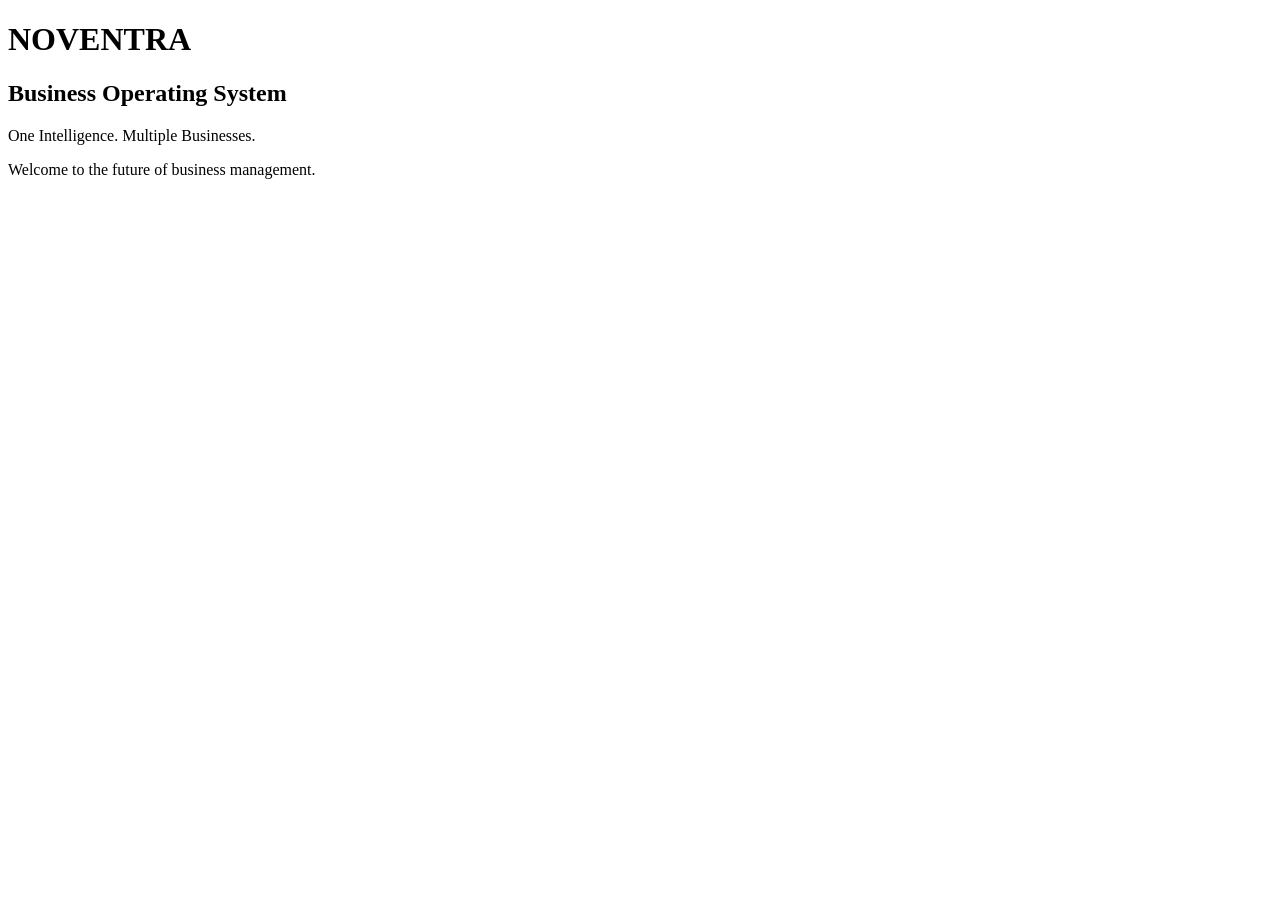
<file: Index.html>
<!DOCTYPE html>
<html lang="en">
<head>
    <meta charset="UTF-8">
    <meta name="viewport" content="width=device-width, initial-scale=1.0">
    <meta name="theme-color" content="#111827">
    <title>NOVENTRA | Business OS</title>
</head>
<body>
    <h1>NOVENTRA</h1>
    <h2>Business Operating System</h2>
    <p>One Intelligence. Multiple Businesses.</p>
    <p>Welcome to the future of business management.</p>
</body>
</html>
</file>
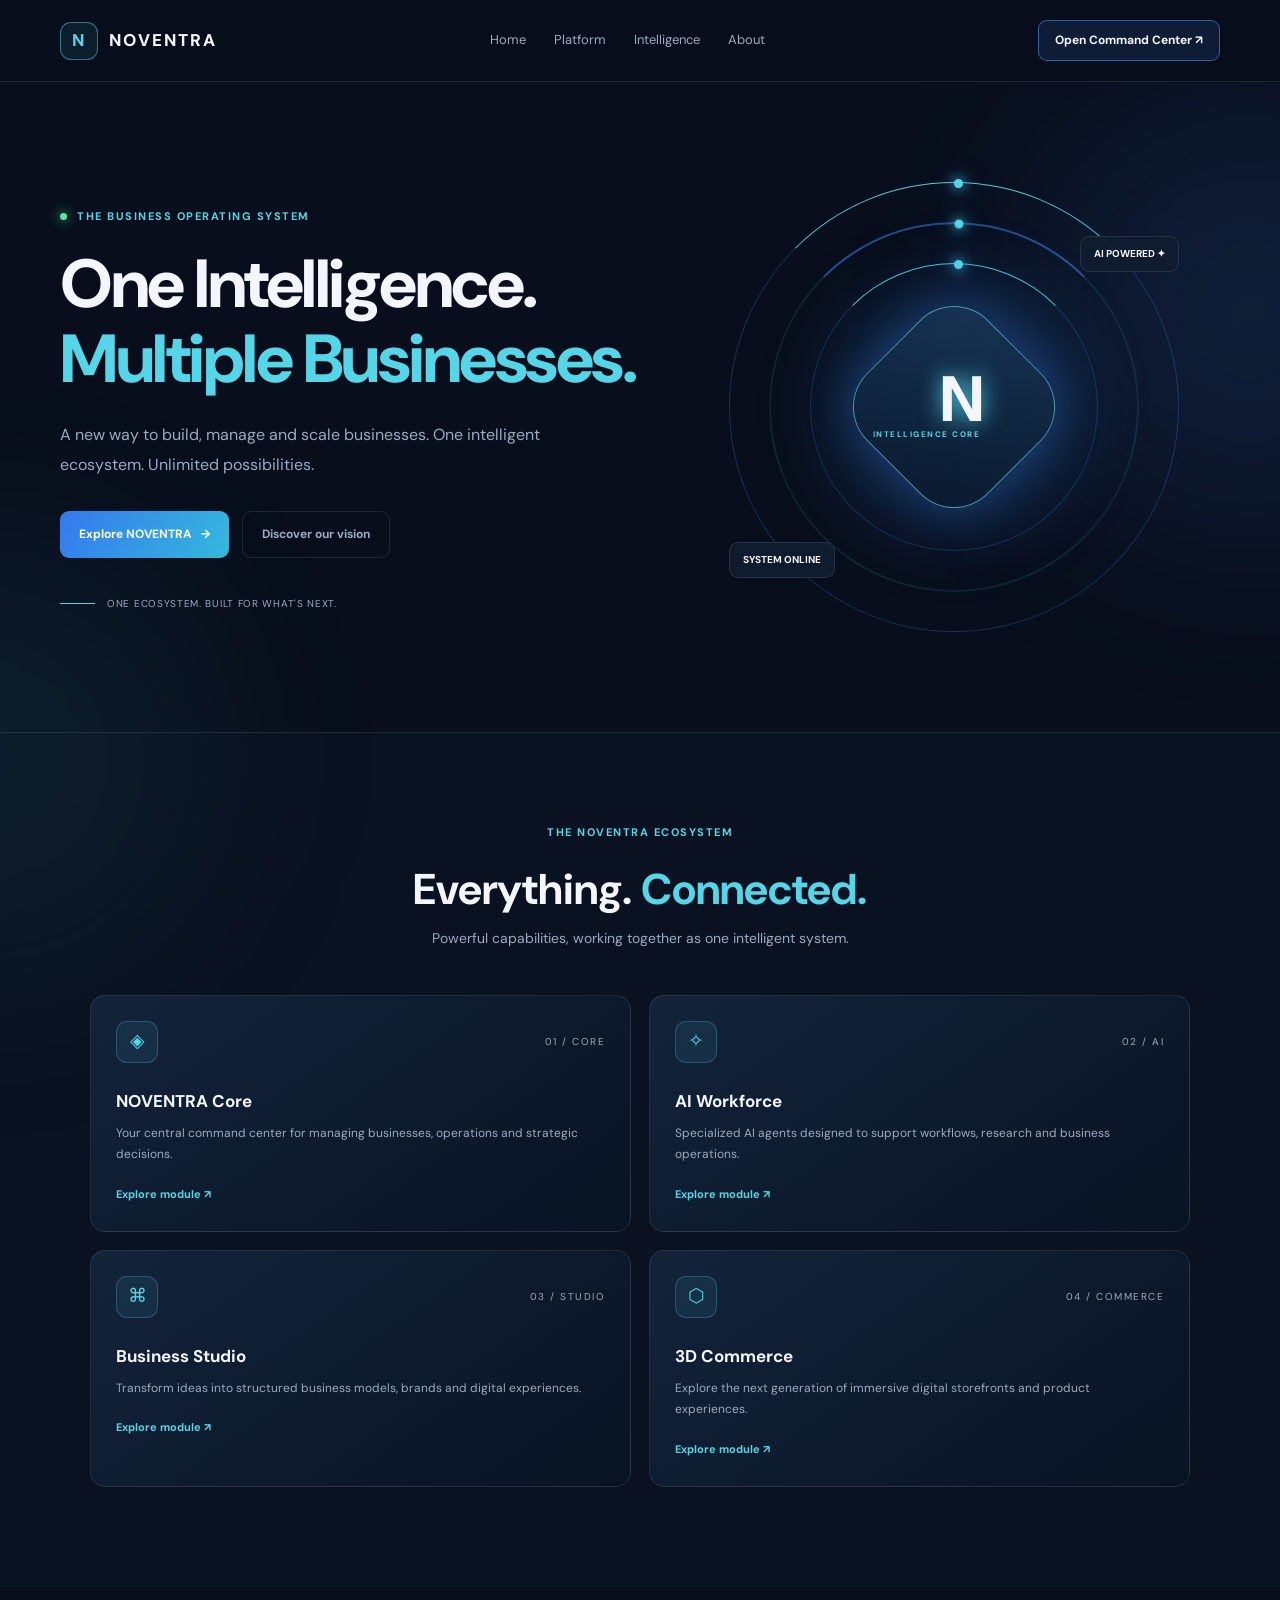
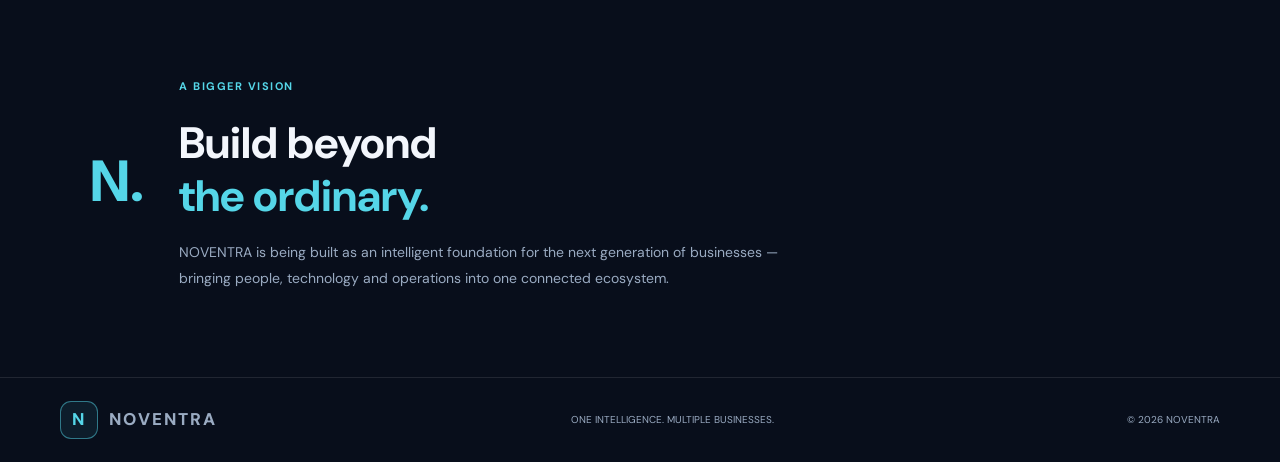
<file: index.html>
<!DOCTYPE html>
<html lang="en">
<head>
  <meta charset="UTF-8">
  <meta name="viewport" content="width=device-width, initial-scale=1.0">
  <meta name="theme-color" content="#080e1b">
  <meta name="description" content="NOVENTRA — One Intelligence. Multiple Businesses.">
  <title>NOVENTRA | AI Command Center</title>
  <link rel="preconnect" href="https://fonts.googleapis.com">
  <link rel="preconnect" href="https://fonts.gstatic.com" crossorigin>
  <link href="https://fonts.googleapis.com/css2?family=DM+Sans:wght@400;500;600;700;800&display=swap" rel="stylesheet">
  <link rel="stylesheet" href="style.css">
</head>
<body>

  <div class="background-glow glow-one"></div>
  <div class="background-glow glow-two"></div>

  <header class="topbar">
    <a class="brand" href="#home">
      <span class="brand-symbol">N</span>
      <span>NOVENTRA</span>
    </a>

    <nav class="navigation">
      <a href="#home">Home</a>
      <a href="#platform">Platform</a>
      <a href="#intelligence">Intelligence</a>
      <a href="#about">About</a>
    </nav>

    <a class="header-button" href="dashboard.html">Open Command Center <span>↗</span></a>
  </header>

  <main>
    <section class="hero" id="home">
      <div class="hero-copy">
        <div class="eyebrow"><span class="status-dot"></span> THE BUSINESS OPERATING SYSTEM</div>

        <h1>One Intelligence.<br><span>Multiple Businesses.</span></h1>

        <p class="hero-description">
          A new way to build, manage and scale businesses.
          One intelligent ecosystem. Unlimited possibilities.
        </p>

        <div class="hero-actions">
          <a class="primary-button" href="#platform">Explore NOVENTRA <span>→</span></a>
          <a class="text-button" href="#about">Discover our vision</a>
        </div>

        <div class="hero-proof">
          <div class="proof-line"></div>
          <span>ONE ECOSYSTEM. BUILT FOR WHAT'S NEXT.</span>
        </div>
      </div>

      <div class="core-visual" id="intelligence">
        <div class="orbit orbit-outer"></div>
        <div class="orbit orbit-middle"></div>
        <div class="orbit orbit-inner"></div>

        <div class="orbit-node node-one"></div>
        <div class="orbit-node node-two"></div>
        <div class="orbit-node node-three"></div>
        <div class="orbit-node node-four"></div>

        <div class="core-halo"></div>
        <div class="core">
          <span class="core-letter">N</span>
          <span class="core-caption">INTELLIGENCE CORE</span>
        </div>

        <div class="floating-label label-top">AI POWERED <span>✦</span></div>
        <div class="floating-label label-bottom"><span class="status-dot"></span> SYSTEM ONLINE</div>
      </div>
    </section>

    <section class="platform-section" id="platform">
      <div class="section-heading">
        <div>
          <div class="eyebrow">THE NOVENTRA ECOSYSTEM</div>
          <h2>Everything. <span>Connected.</span></h2>
        </div>
        <p>Powerful capabilities, working together as one intelligent system.</p>
      </div>

      <div class="module-grid">
        <article class="module-card">
          <div class="card-top">
            <span class="module-icon">◈</span>
            <span class="module-number">01 / CORE</span>
          </div>
          <h3>NOVENTRA Core</h3>
          <p>Your central command center for managing businesses, operations and strategic decisions.</p>
          <a href="#about">Explore module <span>↗</span></a>
        </article>

        <article class="module-card">
          <div class="card-top">
            <span class="module-icon">✧</span>
            <span class="module-number">02 / AI</span>
          </div>
          <h3>AI Workforce</h3>
          <p>Specialized AI agents designed to support workflows, research and business operations.</p>
          <a href="#about">Explore module <span>↗</span></a>
        </article>

        <article class="module-card">
          <div class="card-top">
            <span class="module-icon">⌘</span>
            <span class="module-number">03 / STUDIO</span>
          </div>
          <h3>Business Studio</h3>
          <p>Transform ideas into structured business models, brands and digital experiences.</p>
          <a href="#about">Explore module <span>↗</span></a>
        </article>

        <article class="module-card">
          <div class="card-top">
            <span class="module-icon">⬡</span>
            <span class="module-number">04 / COMMERCE</span>
          </div>
          <h3>3D Commerce</h3>
          <p>Explore the next generation of immersive digital storefronts and product experiences.</p>
          <a href="#about">Explore module <span>↗</span></a>
        </article>
      </div>
    </section>

    <section class="vision-section" id="about">
      <div class="vision-mark">N.</div>
      <div>
        <div class="eyebrow">A BIGGER VISION</div>
        <h2>Build beyond<br><span>the ordinary.</span></h2>
        <p>
          NOVENTRA is being built as an intelligent foundation
          for the next generation of businesses — bringing people,
          technology and operations into one connected ecosystem.
        </p>
      </div>
    </section>
  </main>

  <footer class="footer">
    <a class="brand" href="#home">
      <span class="brand-symbol">N</span>
      <span>NOVENTRA</span>
    </a>
    <span>ONE INTELLIGENCE. MULTIPLE BUSINESSES.</span>
    <span>© 2026 NOVENTRA</span>
  </footer>

</body>
</html>
</file>
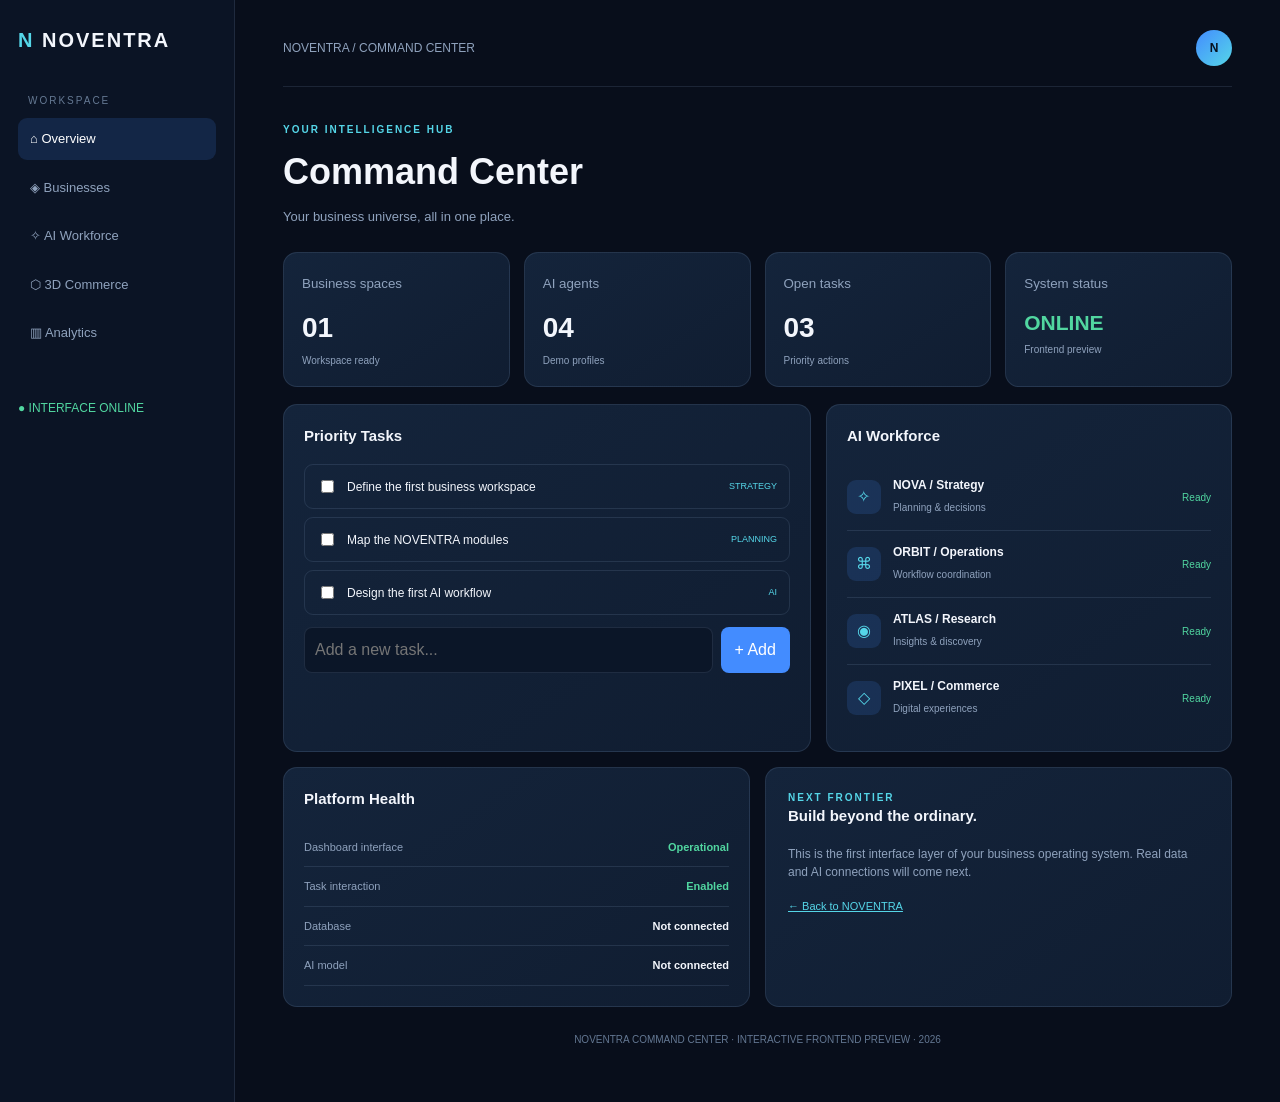
<file: dashboard.html>
<!DOCTYPE html>
<html lang="en">
<head>
  <meta charset="UTF-8">
  <meta name="viewport" content="width=device-width, initial-scale=1.0">
  <title>NOVENTRA | Command Center</title>
  <style>
    :root {
      --bg:#080e1b; --panel:#101d31; --line:rgba(160,190,230,.13);
      --text:#f3f6fc; --muted:#8fa2bd; --blue:#438cff;
      --cyan:#55d6e8; --green:#51d6a0;
    }
    * { box-sizing:border-box; }
    body {
      margin:0; background:var(--bg); color:var(--text);
      font-family:Arial,Helvetica,sans-serif; line-height:1.5;
    }
    button,input { font:inherit; }
    .app { min-height:100vh; display:grid; grid-template-columns:235px 1fr; }
    aside { padding:25px 18px; background:#0b1425; border-right:1px solid var(--line); }
    .brand { font-size:20px; font-weight:800; letter-spacing:2px; margin-bottom:38px; }
    .brand span { color:var(--cyan); }
    .nav-label { color:#657993; font-size:10px; letter-spacing:2px; margin:25px 10px 10px; }
    nav { display:grid; gap:7px; }
    nav a { padding:11px 12px; border-radius:9px; color:var(--muted); text-decoration:none; font-size:13px; }
    nav a.active,nav a:hover { color:white; background:rgba(67,140,255,.15); }
    .online { margin-top:45px; color:var(--green); font-size:12px; }
    main { min-width:0; padding:30px clamp(16px,4vw,48px); }
    .topbar { display:flex; justify-content:space-between; align-items:center; border-bottom:1px solid var(--line); padding-bottom:20px; color:var(--muted); font-size:12px; }
    .avatar { width:36px; height:36px; display:grid; place-items:center; border-radius:50%; background:linear-gradient(135deg,var(--blue),var(--cyan)); color:#07111f; font-weight:bold; }
    .heading { margin:35px 0 25px; }
    .eyebrow { color:var(--cyan); font-size:10px; letter-spacing:2px; font-weight:bold; }
    h1 { font-size:36px; margin:8px 0; }
    .subtitle { color:var(--muted); font-size:13px; }
    .metrics { display:grid; grid-template-columns:repeat(4,minmax(0,1fr)); gap:14px; }
    .panel { background:linear-gradient(145deg,#14243b,#101d31); border:1px solid var(--line); border-radius:14px; }
    .metric { padding:18px; }
    .metric small { color:var(--muted); }
    .metric strong { display:block; font-size:28px; margin-top:12px; }
    .metric p { margin:4px 0 0; color:var(--muted); font-size:10px; }
    .content { display:grid; grid-template-columns:1.3fr 1fr; gap:15px; margin-top:17px; }
    .section { padding:20px; }
    h2 { font-size:15px; margin:0 0 17px; }
    .task { display:flex; align-items:center; gap:10px; padding:12px; margin-bottom:8px; border:1px solid var(--line); border-radius:9px; font-size:12px; }
    .task input { accent-color:var(--blue); }
    .task span { flex:1; }
    .task.done span { text-decoration:line-through; color:#71839c; }
    .tag { color:var(--cyan); font-size:9px; }
    .add { display:flex; gap:8px; margin-top:12px; }
    .add input { flex:1; min-width:0; padding:10px; border:1px solid var(--line); border-radius:8px; background:#0b1628; color:white; }
    .add button { border:0; border-radius:8px; padding:0 14px; background:var(--blue); color:white; }
    .agent { display:flex; align-items:center; gap:12px; padding:12px 0; border-bottom:1px solid var(--line); }
    .agent:last-child { border:0; }
    .agent-icon { width:34px; height:34px; display:grid; place-items:center; background:rgba(67,140,255,.15); color:var(--cyan); border-radius:9px; }
    .agent div:nth-child(2) { flex:1; }
    .agent strong { display:block; font-size:12px; }
    .agent small { color:var(--muted); font-size:10px; }
    .ready { color:var(--green); font-size:10px; }
    .bottom { display:grid; grid-template-columns:1fr 1fr; gap:15px; margin-top:15px; }
    .status-row { display:flex; justify-content:space-between; padding:11px 0; border-bottom:1px solid var(--line); font-size:11px; }
    .status-row span { color:var(--muted); }
    .ok { color:var(--green); }
    .vision { padding:22px; }
    .vision p { color:var(--muted); font-size:12px; }
    footer { text-align:center; color:#637792; font-size:10px; padding:25px; }
    @media(max-width:900px) {
      .metrics { grid-template-columns:repeat(2,1fr); }
      .content,.bottom { grid-template-columns:1fr; }
    }
    @media(max-width:600px) {
      .app { grid-template-columns:1fr; }
      aside { padding:14px; border-right:0; border-bottom:1px solid var(--line); }
      .brand { margin-bottom:12px; }
      .nav-label,.online { display:none; }
      nav { display:flex; overflow-x:auto; }
      nav a { white-space:nowrap; font-size:11px; }
      main { padding:18px 14px; }
      h1 { font-size:29px; }
      .metric { padding:13px; }
      .metric strong { font-size:24px; }
    }
  </style>
</head>
<body>
<div class="app">
  <aside>
    <div class="brand"><span>N</span> NOVENTRA</div>
    <div class="nav-label">WORKSPACE</div>
    <nav>
      <a class="active" href="#overview">⌂ Overview</a>
      <a href="#businesses">◈ Businesses</a>
      <a href="#agents">✧ AI Workforce</a>
      <a href="#commerce">⬡ 3D Commerce</a>
      <a href="#analytics">▥ Analytics</a>
    </nav>
    <div class="online">● INTERFACE ONLINE</div>
  </aside>

  <main id="overview">
    <div class="topbar">
      <span>NOVENTRA / COMMAND CENTER</span>
      <div class="avatar">N</div>
    </div>
    <div class="heading">
      <div class="eyebrow">YOUR INTELLIGENCE HUB</div>
      <h1>Command Center</h1>
      <div class="subtitle">Your business universe, all in one place.</div>
    </div>

    <section class="metrics">
      <div class="panel metric"><small>Business spaces</small><strong>01</strong><p>Workspace ready</p></div>
      <div class="panel metric"><small>AI agents</small><strong>04</strong><p>Demo profiles</p></div>
      <div class="panel metric"><small>Open tasks</small><strong id="count">03</strong><p>Priority actions</p></div>
      <div class="panel metric"><small>System status</small><strong style="color:var(--green);font-size:21px">ONLINE</strong><p>Frontend preview</p></div>
    </section>

    <div class="content">
      <section class="panel section" id="businesses">
        <h2>Priority Tasks</h2>
        <div id="tasks">
          <label class="task"><input type="checkbox"><span>Define the first business workspace</span><small class="tag">STRATEGY</small></label>
          <label class="task"><input type="checkbox"><span>Map the NOVENTRA modules</span><small class="tag">PLANNING</small></label>
          <label class="task"><input type="checkbox"><span>Design the first AI workflow</span><small class="tag">AI</small></label>
        </div>
        <form class="add" id="form">
          <input id="newTask" placeholder="Add a new task..." required>
          <button type="submit">+ Add</button>
        </form>
      </section>

      <section class="panel section" id="agents">
        <h2>AI Workforce</h2>
        <div class="agent"><div class="agent-icon">✧</div><div><strong>NOVA / Strategy</strong><small>Planning &amp; decisions</small></div><span class="ready">Ready</span></div>
        <div class="agent"><div class="agent-icon">⌘</div><div><strong>ORBIT / Operations</strong><small>Workflow coordination</small></div><span class="ready">Ready</span></div>
        <div class="agent"><div class="agent-icon">◉</div><div><strong>ATLAS / Research</strong><small>Insights &amp; discovery</small></div><span class="ready">Ready</span></div>
        <div class="agent"><div class="agent-icon">◇</div><div><strong>PIXEL / Commerce</strong><small>Digital experiences</small></div><span class="ready">Ready</span></div>
      </section>
    </div>

    <div class="bottom">
      <section class="panel section" id="analytics">
        <h2>Platform Health</h2>
        <div class="status-row"><span>Dashboard interface</span><b class="ok">Operational</b></div>
        <div class="status-row"><span>Task interaction</span><b class="ok">Enabled</b></div>
        <div class="status-row"><span>Database</span><b>Not connected</b></div>
        <div class="status-row"><span>AI model</span><b>Not connected</b></div>
      </section>
      <section class="panel vision" id="commerce">
        <div class="eyebrow">NEXT FRONTIER</div>
        <h2>Build beyond the ordinary.</h2>
        <p>This is the first interface layer of your business operating system. Real data and AI connections will come next.</p>
        <a href="index.html" style="color:var(--cyan);font-size:11px">← Back to NOVENTRA</a>
      </section>
    </div>
    <footer>NOVENTRA COMMAND CENTER · INTERACTIVE FRONTEND PREVIEW · 2026</footer>
  </main>
</div>
<script>
  const tasks = document.getElementById('tasks');
  const count = document.getElementById('count');
  function updateCount() {
    const all = [...tasks.querySelectorAll('input[type="checkbox"]')];
    count.textContent = String(all.filter(x => !x.checked).length).padStart(2,'0');
  }
  tasks.addEventListener('change', e => {
    if(e.target.matches('input[type="checkbox"]')) {
      e.target.closest('.task').classList.toggle('done',e.target.checked);
      updateCount();
    }
  });
  document.getElementById('form').addEventListener('submit',e => {
    e.preventDefault();
    const input = document.getElementById('newTask');
    const value = input.value.trim();
    if(!value) return;
    const label = document.createElement('label');
    label.className = 'task';
    const check = document.createElement('input');
    check.type = 'checkbox';
    const span = document.createElement('span');
    span.textContent = value;
    const tag = document.createElement('small');
    tag.className = 'tag';
    tag.textContent = 'NEW';
    label.append(check,span,tag);
    tasks.append(label);
    input.value = '';
    updateCount();
  });
  updateCount();
</script>
</body>
</html>
</file>
<file: style.css>
:root {
  --bg: #080e1b;
  --panel: #101d31;
  --panel-light: #162740;
  --blue: #438cff;
  --cyan: #55d6e8;
  --text: #f3f6fc;
  --muted: #9aabc2;
  --border: rgba(255,255,255,.1);
}

* {
  box-sizing: border-box;
  margin: 0;
  padding: 0;
}

html {
  scroll-behavior: smooth;
}

body {
  min-height: 100vh;
  overflow-x: hidden;
  background: var(--bg);
  color: var(--text);
  font-family: "DM Sans", Arial, sans-serif;
  line-height: 1.6;
}

a {
  color: inherit;
  text-decoration: none;
}

.background-glow {
  position: fixed;
  z-index: -1;
  width: 420px;
  height: 420px;
  border-radius: 50%;
  filter: blur(100px);
  pointer-events: none;
}

.glow-one {
  top: 100px;
  right: -180px;
  background: rgba(67,140,255,.13);
}

.glow-two {
  top: 550px;
  left: -220px;
  background: rgba(85,214,232,.08);
}

/* HEADER */

.topbar {
  position: relative;
  z-index: 10;
  width: 100%;
  min-height: 82px;
  padding: 16px max(24px, calc((100% - 1160px)/2));
  display: flex;
  align-items: center;
  justify-content: space-between;
  gap: 24px;
  border-bottom: 1px solid var(--border);
  background: rgba(8,14,27,.92);
}

.brand {
  display: inline-flex;
  align-items: center;
  gap: 11px;
  font-size: 17px;
  font-weight: 800;
  letter-spacing: 2px;
  white-space: nowrap;
}

.brand-symbol {
  width: 38px;
  height: 38px;
  display: grid;
  place-items: center;
  border: 1px solid rgba(85,214,232,.5);
  border-radius: 11px;
  color: var(--cyan);
  background: rgba(85,214,232,.08);
}

.navigation {
  display: flex;
  align-items: center;
  gap: 28px;
  color: var(--muted);
  font-size: 13px;
}

.navigation a:hover {
  color: var(--cyan);
}

.header-button {
  padding: 10px 16px;
  border: 1px solid rgba(67,140,255,.6);
  border-radius: 9px;
  background: rgba(67,140,255,.12);
  font-size: 12px;
  font-weight: 700;
  white-space: nowrap;
}

/* HERO */

.hero {
  width: min(1160px, calc(100% - 48px));
  min-height: 650px;
  margin: 0 auto;
  padding: 75px 0;
  display: grid;
  grid-template-columns: minmax(0,1.05fr) minmax(0,.95fr);
  align-items: center;
  gap: 40px;
}

.hero-copy {
  min-width: 0;
}

.eyebrow {
  display: inline-flex;
  align-items: center;
  gap: 10px;
  margin-bottom: 22px;
  color: var(--cyan);
  font-size: 11px;
  font-weight: 700;
  letter-spacing: 1.5px;
}

.status-dot {
  width: 7px;
  height: 7px;
  flex: 0 0 7px;
  border-radius: 50%;
  background: #55e6a5;
  box-shadow: 0 0 12px #55e6a5;
}

.hero h1 {
  margin-bottom: 23px;
  font-size: clamp(42px,5.5vw,68px);
  line-height: 1.1;
  letter-spacing: -2.5px;
  font-weight: 800;
}

.hero h1 span,
.section-heading h2 span,
.vision-section h2 span {
  color: var(--cyan);
}

.hero-description {
  max-width: 510px;
  color: var(--muted);
  font-size: 16px;
  line-height: 1.9;
}

.hero-actions {
  display: flex;
  flex-wrap: wrap;
  gap: 13px;
  margin-top: 30px;
}

.primary-button,
.text-button {
  min-height: 47px;
  padding: 0 19px;
  display: inline-flex;
  align-items: center;
  justify-content: center;
  gap: 9px;
  border-radius: 9px;
  font-size: 12px;
  font-weight: 700;
}

.primary-button {
  background: linear-gradient(120deg,#3479ee,#35b9dc);
  color: white;
}

.text-button {
  border: 1px solid var(--border);
  color: var(--muted);
}

.hero-proof {
  display: flex;
  align-items: center;
  gap: 12px;
  margin-top: 38px;
  color: var(--muted);
  font-size: 10px;
  letter-spacing: .7px;
}

.proof-line {
  width: 35px;
  height: 1px;
  background: var(--cyan);
}

/* INTELLIGENCE CORE */

.core-visual {
  position: relative;
  width: 100%;
  max-width: 450px;
  aspect-ratio: 1;
  justify-self: center;
  display: grid;
  place-items: center;
  isolation: isolate;
}

.orbit {
  position: absolute;
  top: 50%;
  left: 50%;
  border: 1px solid rgba(85,214,232,.22);
  border-radius: 50%;
  transform: translate(-50%,-50%);
  pointer-events: none;
}

.orbit-outer {
  width: 100%;
  height: 100%;
  border-color: rgba(67,140,255,.28);
}

.orbit-middle {
  width: 82%;
  height: 82%;
}

.orbit-inner {
  width: 64%;
  height: 64%;
  border-color: rgba(67,140,255,.25);
}

.core-halo {
  position: absolute;
  z-index: 1;
  top: 50%;
  left: 50%;
  width: 55%;
  height: 55%;
  border-radius: 50%;
  background: rgba(43,125,220,.22);
  filter: blur(35px);
  transform: translate(-50%,-50%);
}

.core {
  position: absolute;
  z-index: 3;
  top: 50%;
  left: 50%;
  width: 38%;
  height: 38%;
  display: flex;
  flex-direction: column;
  align-items: center;
  justify-content: center;
  border: 1px solid rgba(85,214,232,.65);
  border-radius: 28%;
  background: linear-gradient(145deg,#173456,#09182c);
  box-shadow: 0 0 50px rgba(67,140,255,.3);
  transform: translate(-50%,-50%) rotate(45deg);
}

.core-letter,
.core-caption {
  transform: rotate(-45deg);
}

.core-letter {
  font-size: clamp(38px,6vw,64px);
  font-weight: 800;
  line-height: 1.1;
  text-shadow: 0 0 22px var(--cyan);
}

.core-caption {
  margin-top: 7px;
  color: var(--cyan);
  font-size: 8px;
  font-weight: 700;
  letter-spacing: 1.5px;
  white-space: nowrap;
}

.orbit-node {
  position: absolute;
  z-index: 4;
  width: 11px;
  height: 11px;
  border: 2px solid var(--bg);
  border-radius: 50%;
  background: var(--cyan);
  box-shadow: 0 0 15px var(--cyan);
}

.node-one {
  top: 13%;
  left: 25%;
}

.node-two {
  top: 48%;
  right: 3%;
  background: var(--blue);
  box-shadow: 0 0 15px var(--blue);
}

.node-three {
  bottom: 12%;
  left: 32%;
}

.node-four {
  top: 20%;
  right: 22%;
  background: var(--blue);
}

.floating-label {
  position: absolute;
  z-index: 5;
  padding: 9px 13px;
  border: 1px solid var(--border);
  border-radius: 9px;
  background: rgba(16,29,49,.95);
  color: var(--text);
  font-size: 10px;
  font-weight: 700;
  white-space: nowrap;
}

.label-top {
  top: 12%;
  right: 0;
}

.label-bottom {
  bottom: 12%;
  left: 0;
}

/* PLATFORM */

.platform-section {
  padding: 85px 24px 100px;
  border-top: 1px solid var(--border);
  background: rgba(16,29,49,.25);
}

.section-heading {
  max-width: 700px;
  margin: 0 auto 45px;
  text-align: center;
}

.section-heading h2 {
  margin-bottom: 12px;
  font-size: clamp(30px,4vw,43px);
  line-height: 1.2;
}

.section-heading p {
  color: var(--muted);
  font-size: 14px;
}

.module-grid {
  width: min(1100px,100%);
  margin: 0 auto;
  display: grid;
  grid-template-columns: repeat(2,minmax(0,1fr));
  gap: 18px;
}

.module-card {
  min-height: 205px;
  padding: 25px;
  border: 1px solid var(--border);
  border-radius: 15px;
  background: linear-gradient(145deg,rgba(22,39,64,.85),rgba(10,20,36,.85));
  transition: .25s ease;
}

.module-card:hover {
  transform: translateY(-5px);
  border-color: rgba(85,214,232,.4);
}

.card-top {
  display: flex;
  align-items: center;
  justify-content: space-between;
  margin-bottom: 25px;
}

.module-icon {
  width: 42px;
  height: 42px;
  display: grid;
  place-items: center;
  border: 1px solid rgba(85,214,232,.25);
  border-radius: 11px;
  color: var(--cyan);
  background: rgba(85,214,232,.08);
  font-size: 19px;
}

.module-number {
  color: var(--muted);
  font-size: 10px;
  letter-spacing: 1.5px;
}

.module-card h3 {
  margin-bottom: 8px;
  font-size: 17px;
}

.module-card p {
  margin-bottom: 14px;
  color: var(--muted);
  font-size: 12px;
  line-height: 1.8;
}

.module-card a {
  color: var(--cyan);
  font-size: 11px;
  font-weight: 700;
}

/* VISION */

.vision-section {
  width: min(1100px,calc(100% - 48px));
  margin: 0 auto;
  padding: 85px 0;
  display: flex;
  align-items: center;
  gap: 35px;
}

.vision-mark {
  color: var(--cyan);
  font-size: 58px;
  font-weight: 800;
}

.vision-section h2 {
  margin-bottom: 16px;
  font-size: clamp(30px,4vw,44px);
  line-height: 1.2;
}

.vision-section p {
  max-width: 650px;
  color: var(--muted);
  font-size: 14px;
  line-height: 1.9;
}

/* FOOTER */

.footer {
  min-height: 85px;
  padding: 22px max(24px,calc((100% - 1160px)/2));
  display: flex;
  align-items: center;
  justify-content: space-between;
  flex-wrap: wrap;
  gap: 18px;
  border-top: 1px solid var(--border);
  color: var(--muted);
  font-size: 10px;
}

/* TABLET AND MOBILE */

@media (max-width: 900px) {
  .topbar {
    padding: 14px 22px;
    flex-wrap: wrap;
  }

  .hero {
    display: flex;
    flex-direction: column;
    align-items: stretch;
    width: calc(100% - 40px);
    min-height: auto;
    padding: 65px 0;
    gap: 45px;
  }

  .hero-copy {
    width: 100%;
  }

  .hero h1 {
    font-size: clamp(40px,8vw,56px);
    letter-spacing: -1.5px;
  }

  .core-visual {
    width: min(100%,340px);
    max-width: 340px;
    margin: 0 auto;
    flex: 0 0 auto;
  }

  .navigation {
    gap: 18px;
  }

  .vision-section {
    gap: 22px;
  }
}

@media (max-width: 600px) {
  .topbar {
    gap: 13px;
  }

  .brand {
    font-size: 15px;
  }

  .navigation {
    order: 3;
    width: 100%;
    justify-content: center;
    padding-top: 10px;
    border-top: 1px solid var(--border);
    font-size: 11px;
  }

  .header-button {
    padding: 9px 11px;
    font-size: 10px;
  }

  .hero {
    width: calc(100% - 36px);
    padding: 48px 0 60px;
    gap: 42px;
  }

  .hero h1 {
    font-size: clamp(38px,10vw,50px);
    line-height: 1.12;
  }

  .hero-description {
    font-size: 14px;
  }

  .hero-proof {
    font-size: 9px;
    line-height: 1.8;
  }

  .core-visual {
    width: min(100%,300px);
  }

  .core-caption {
    font-size: 7px;
  }

  .floating-label {
    font-size: 9px;
    padding: 7px 9px;
  }

  .platform-section {
    padding: 65px 18px;
  }

  .module-grid {
    grid-template-columns: 1fr;
  }

  .module-card {
    min-height: 180px;
  }

  .vision-section {
    width: calc(100% - 36px);
    padding: 60px 0;
    align-items: flex-start;
    flex-direction: column;
    gap: 10px;
  }

  .vision-mark {
    font-size: 42px;
  }

  .footer {
    padding: 24px 18px;
    flex-direction: column;
    align-items: flex-start;
  }
}

@media (max-width: 360px) {
  .navigation {
    gap: 11px;
    font-size: 10px;
  }

  .hero-actions {
    flex-direction: column;
  }

  .primary-button,
  .text-button {
    width: 100%;
  }
}

@media (prefers-reduced-motion: reduce) {
  *,
  *::before,
  *::after {
    scroll-behavior: auto !important;
    transition-duration: .01ms !important;
  }
}
/* NOVENTRA — ROTATING INTELLIGENCE ORBITS */

.orbit {
  transform-origin: center center;
  will-change: transform;
}

.orbit-outer {
  border-top-color: rgba(85, 214, 232, 0.95);
  animation: noventra-rotate 36s linear infinite;
}

.orbit-middle {
  border-top-color: rgba(67, 140, 255, 0.95);
  animation: noventra-rotate-reverse 27s linear infinite;
}

.orbit-inner {
  border-top-color: rgba(85, 214, 232, 0.9);
  animation: noventra-rotate 19s linear infinite;
}

/* Glowing orbit points */
.orbit::after {
  content: "";
  position: absolute;
  top: -4px;
  left: 50%;
  width: 8px;
  height: 8px;
  border-radius: 50%;
  background: #55d6e8;
  box-shadow: 0 0 10px #55d6e8, 0 0 20px #438cff;
}

.orbit-middle::after {
  background: #438cff;
  box-shadow: 0 0 10px #438cff, 0 0 18px #438cff;
}

.orbit-inner::after {
  width: 6px;
  height: 6px;
  background: #ffffff;
  box-shadow: 0 0 10px #55d6e8;
}

@keyframes noventra-rotate {
  from {
    transform: translate(-50%, -50%) rotate(0deg);
  }
  to {
    transform: translate(-50%, -50%) rotate(360deg);
  }
}

@keyframes noventra-rotate-reverse {
  from {
    transform: translate(-50%, -50%) rotate(360deg);
  }
  to {
    transform: translate(-50%, -50%) rotate(0deg);
}
}

/* NOVENTRA — VISIBLE ORBIT MOTION FIX */

.orbit-node {
  display: none !important;
}

.orbit {
  animation-play-state: running !important;
}

.orbit-outer {
  animation: noventra-rotate 18s linear infinite !important;
}

.orbit-middle {
  animation: noventra-rotate-reverse 13s linear infinite !important;
}

.orbit-inner {
  animation: noventra-rotate 9s linear infinite !important;
}

.orbit::after {
  display: block !important;
  top: -4px;
  left: 50%;
  width: 9px;
  height: 9px;
  background: #55d6e8;
  box-shadow: 0 0 12px #55d6e8, 0 0 24px #438cff;
}
</file>
